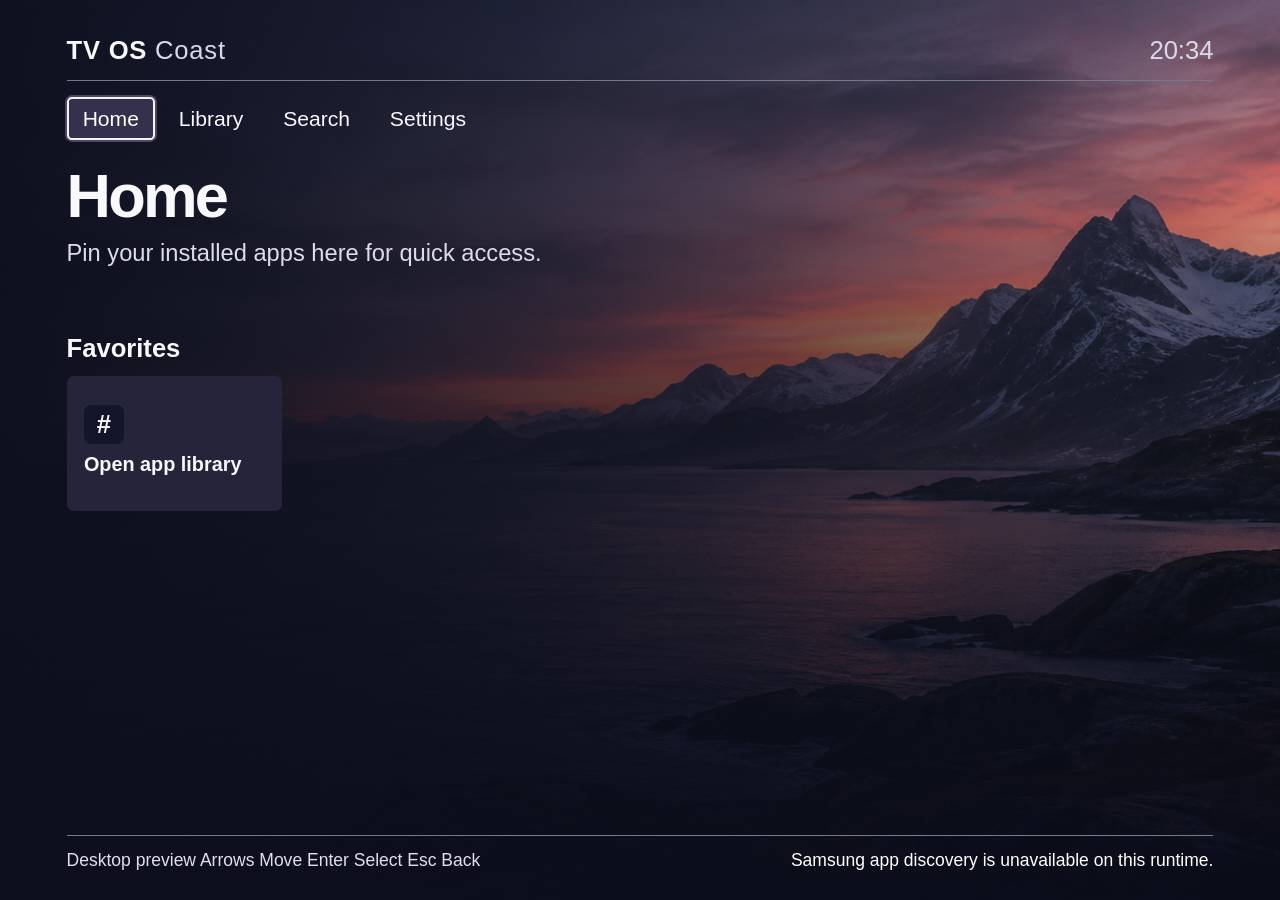
<file: tizen/index.html>
<!doctype html>
<html lang="en">
<head>
<meta charset="UTF-8">
<meta name="viewport" content="width=device-width, initial-scale=1.0">
<title>TV OS Coast</title>
<link rel="stylesheet" href="style.css">
<script defer src="preferences.js"></script>
<script defer src="platform.js"></script>
<script defer src="home.js"></script>
</head>
<body>
<main>
  <header><span class="wordmark">TV OS <span>Coast</span></span><time id="clock"></time></header>
  <nav id="nav" aria-label="Sections"></nav>
  <section class="summary" aria-labelledby="title"><h1 id="title">Home</h1><p id="description"></p></section>
  <section class="content" aria-label="Current section">
    <div id="query" hidden></div><div id="keyboard" hidden></div>
    <div class="section-heading"><h2 id="shelf-title"></h2><span id="position"></span></div>
    <div id="dock"></div>
  </section>
  <footer><span id="hint"></span><output id="status" aria-live="polite"></output></footer>
</main>
</body>
</html>
</file>
<file: tizen/style.css>
* { box-sizing:border-box; }
[hidden] { display:none!important; }
html,body,main { height:100%;margin:0; }
body { color:#faf8ff;font-family:Arial,sans-serif;background:#151927 url(coast-at-dusk.png) center/cover no-repeat;overflow:hidden; }
body.quiet { background-image:none; }
body.remote,body.remote * { cursor:none!important; }
main { padding:4vh 5.2vw 3vh;display:flex;flex-direction:column;
 background:linear-gradient(90deg,rgba(13,15,29,.93),rgba(13,15,29,.16)),
 linear-gradient(0deg,rgba(10,12,25,.95),transparent 80%); }
header,footer,.section-heading { display:flex;justify-content:space-between;align-items:center; }
header { border-bottom:1px solid #77798b;padding-bottom:1.7vh;font-size:2vw; }
.wordmark { font-weight:bold;letter-spacing:.03em; }.wordmark span,time { color:#dbd8ec;font-weight:normal; }
nav { display:flex;margin-top:1.8vh; }
button { color:inherit;font:inherit;border:2px solid transparent;outline:0;text-align:left; }
nav button { margin-right:.6vw;padding:.8vh 1.1vw;background:transparent;border-radius:.4vw;font-size:1.65vw; }
nav button.active { color:#fff;background:#35314d; }
.focused { border-color:#f8f1ff!important;box-shadow:0 0 0 .15vw rgba(204,180,255,.32); }
.summary { margin-top:2.8vh;min-height:16vh; }
h1 { margin:0;font-size:4.8vw;line-height:1;letter-spacing:-.045em; }
p { margin:1.5vh 0 0;font-size:1.85vw;color:#dedbec; }
.content { margin-top:2.8vh;flex:1;min-height:0; }
h2 { margin:0;font-size:2vw; }
#position { color:#dedbec;font-size:1.45vw; }
#dock { display:flex;margin-top:1.4vh; }
.tile { flex:0 0 18.8%;min-width:0;margin-right:1.5%;padding:1.7vh 1.2vw;
 background:#25243a;border-radius:.55vw;min-height:15vh; }
.tile:nth-child(2n) { background:#203846; }.tile:nth-child(3n) { background:#433044; }
.tile.focused { background:#4e3e74; }.tile:last-child { margin-right:0; }
.mark { display:flex;align-items:center;justify-content:center;width:3.1vw;height:3.1vw;margin-bottom:1vh;
 background:#13152a;border-radius:.6vw;font-size:2vw;font-weight:bold; }
.mark img { width:100%;height:100%;object-fit:contain;border-radius:.5vw; }
.name { display:block;overflow:hidden;text-overflow:ellipsis;white-space:nowrap;font-weight:bold;font-size:1.55vw; }
.badge { display:block;color:#ddd9ee;font-size:1.1vw;margin-top:.6vh; }
#query { font-size:1.75vw;margin-bottom:1vh; }
#keyboard { display:flex;flex-wrap:wrap;width:71vw;margin-bottom:1.2vh; }
.key { width:9%;height:4.75vh;margin:.2vh .4%;text-align:center;border-radius:.35vw;background:#26243b;font-size:1.27vw; }
.search .summary { min-height:10vh; margin-top:1.8vh; }.search h1 { font-size:3.7vw; }
.search .content { margin-top:1.2vh; }.search .tile { min-height:9vh;padding:.65vh 1vw; }
.search .mark { display:none; }
footer { padding-top:1.3vh;border-top:1px solid #77798b;color:#e3deed;font-size:1.37vw;min-height:4.2vh; }
#status { max-width:55%;text-align:right;color:#fff; }
</file>
